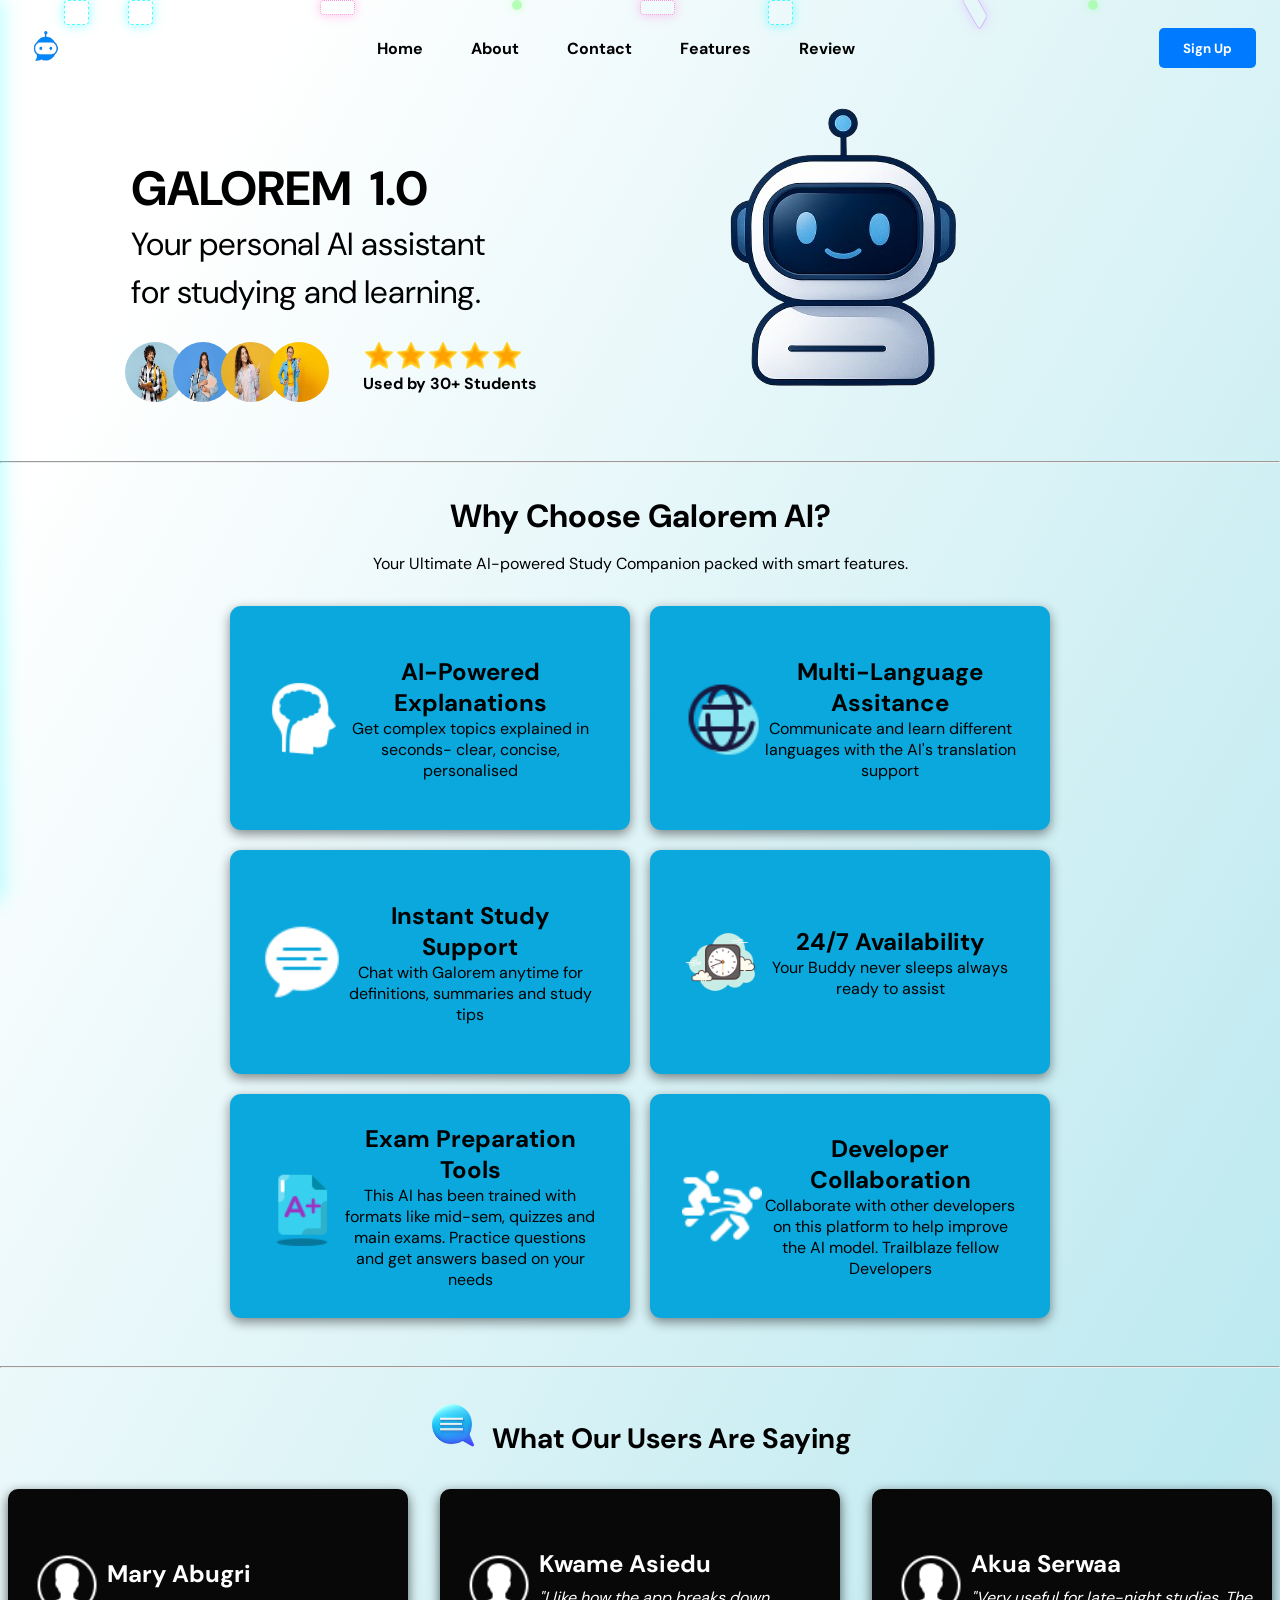
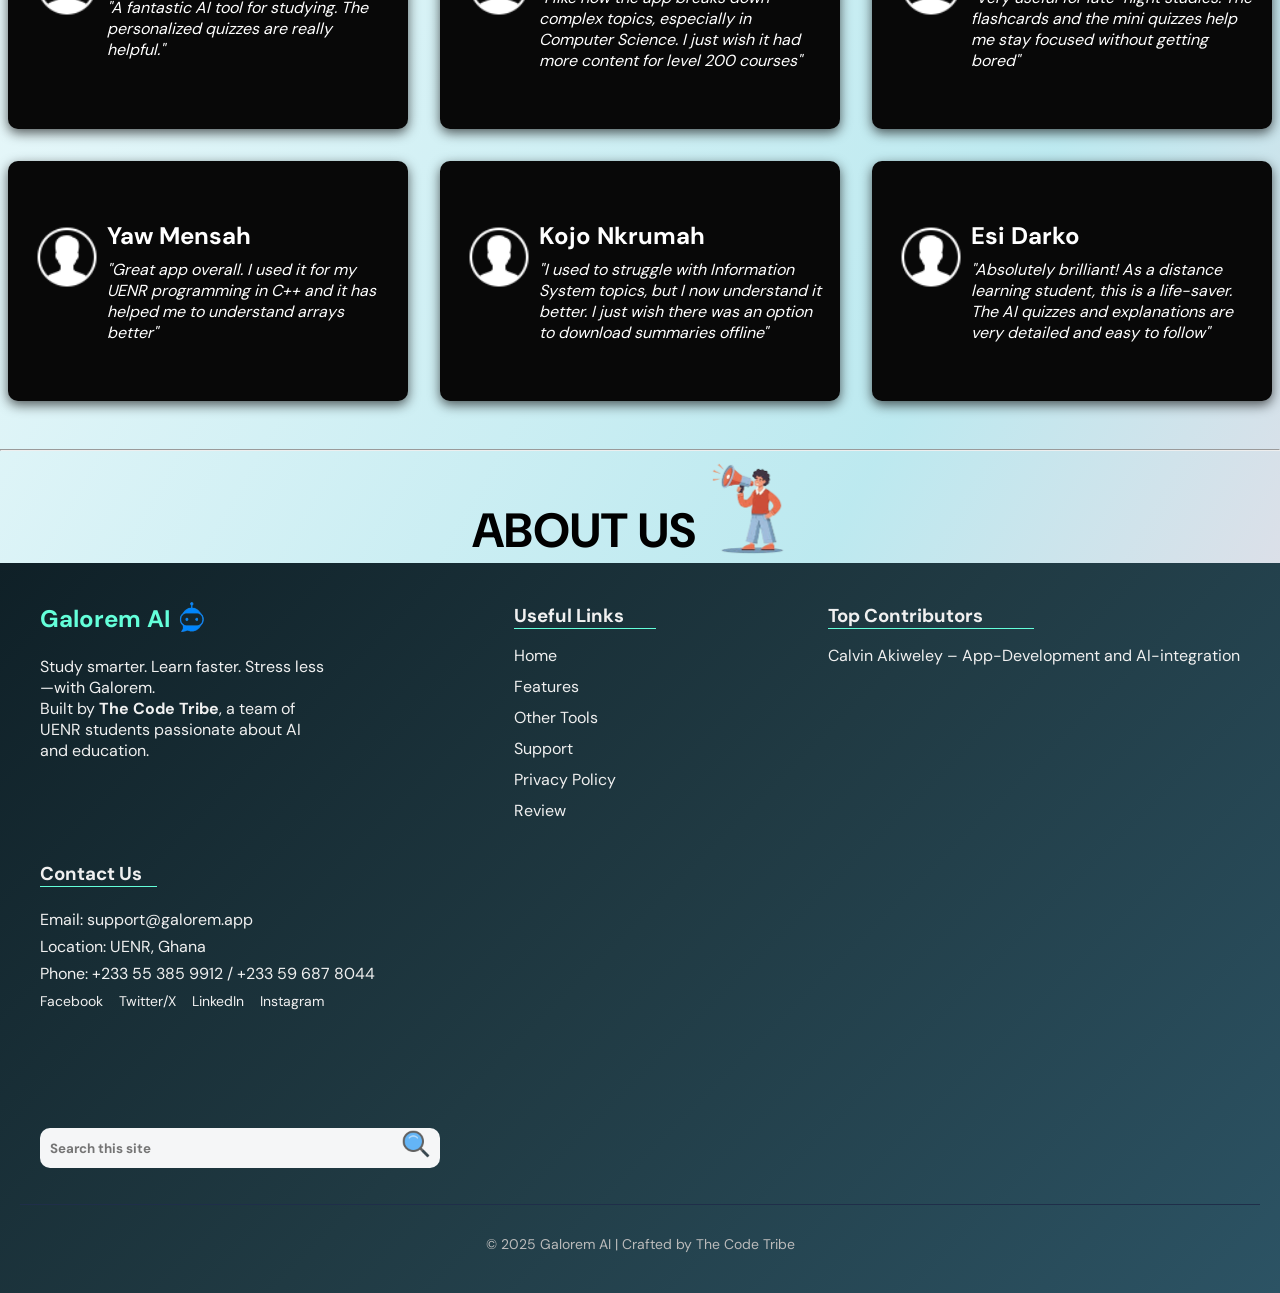
<file: index.html>
<!DOCTYPE html>
<html lang="en">
<head>
    <meta charset="UTF-8">
    <meta name="viewport" content="width=device-width, initial-scale=1.0">
    <title>Galorem-AI</title>
    <link href="https://fonts.googleapis.com/css2?family=Orbitron:wght@500&display=swap" rel="stylesheet">
    
    <link rel="stylesheet" href="style.css">
    

</head>
<body>
    <nav>
    <div class="menu">
      <img src="aibot-removebg-preview.png" id="menu-toggle" />
      <p>Menu</p>
    </div>
    <ul id="nav-links">
      <li><a href="/">Home</a><hr /></li>
      <li><a href="#about">About</a><hr></li>
      <li><a href="#about">Contact</a><hr /></li>
      <li><a href="#feat">Features</a><hr /></li>
      <li><a href="#review">Review</a><hr /></li>
    </ul>
    <button id="top-btn" href="loading.html">Sign Up</button>
  </nav>
  
  <div id="sidebar">
    <span id="close-sidebar">&times;</span>
    <ul>
      <li><a href="/">Home</a></li>
      <li><a href="#about">About</a></li>
      <li><a href="#about">Contact</a></li>
      <li><a href="#feat">Features</a></li>
      <li><a href="#review">Review</a></li>
    </ul>
  </div>
    
    <section class="reveal">
        <div class="floating-bg">
    <div class="float-box shape-square"></div>
    <div class="float-box shape-rect"></div>
    <div class="float-box shape-circuit"></div>
    <div class="float-box shape-square"></div>
    <div class="float-box shape-hex"></div>
    <div class="float-box shape-circuit"></div>
    <div class="float-box shape-rect"></div>
    <div class="float-box shape-square"></div>
</div>


    <div class ="text">
        <h1>GALOREM  1.0</h1>
        <p>Your personal AI assistant<br /> for studying and learning.</p>
        <div class="students">
            <img src="Sdt1.jpg" id="stud"/>
            <img src="student2.jpg" id="stud"/>
            <img src="student3.jpg" id="stud"/>
            <img src="student4.jpg" id="stud"/>

            <div class="student-info">
                <div class="stars">
                    <img src="icons8-star-48.png" />
                    <img src="icons8-star-48.png" />
                    <img src="icons8-star-48.png" />
                    <img src="icons8-star-48.png" />
                    <img src="icons8-star-48.png" />
                </div>
                <p>Used by 30+ Students</p>
            </div>
        </div>
    </div>
    <div class="image shine-overlay">
        <img src="ChatGPT_Image_Jul_2__2025__02_01_50_AM-removebg-preview.png" alt="AI Bot">
    </div>
    </section>

    <hr />

    <div class="features reveal">
      <h2>Why Choose Galorem AI?</h2>
      <p>Your Ultimate AI-powered Study Companion packed with smart features.</p>
      <div class="grid-features" id="feat">
        <div class="box1 reveal">
           <img src="icons8-head-with-brain-64.png" />
           <div class="under-text">
            <h3>AI-Powered Explanations</h3>
            <p>Get complex topics explained in seconds- clear, concise, personalised</p>
           </div>
        </div>
        <div class="box1">
           <img src = "icons8-globe-48.png" />
           <div class="under-text">
            <h3>Multi-Language Assitance</h3>
            <p>Communicate and learn different languages with the AI's translation support</p>
           </div>
        </div>
        <div class="box1">
           <img src="icons8-chat-message-50.png" />
           <div class="under-text">
            <h3>Instant Study Support </h3>
            <p>Chat with Galorem anytime for definitions, summaries and study tips</p>
           </div>
        </div>
        <div class="box1">
           <img src="icons8-clock-100.png" />
           <div class="under-text">
            <h3>24/7 Availability</h3>
            <p>Your Buddy never sleeps always ready to assist</p>
           </div>
        </div>
        <div class="box1">
           <img src="icons8-exam-64.png" />
           <div class="under-text">
            <h3>Exam Preparation Tools</h3>
            <p>This AI has been trained with formats like mid-sem, quizzes and main exams. Practice questions and get answers based on your needs</p>
           </div>
        </div>
        <div class="box1" >
           <img src="icons8-runners-crossing-finish-line-50.png" />
           <div class="under-text">
            <h3>Developer Collaboration</h3>
            <p>Collaborate with other developers on this platform to help improve the AI model. Trailblaze fellow Developers</p>
           </div>
        </div>
      </div>
    </div>

    <hr>
    <div class="reviews">
        <header>
            <img src="icons8-chat-message-94.png" />
            <h3>What Our Users Are Saying</h3>
        </header>
        <div class="grid-review" id="review">
            <div class="box2">
                <img src="icons8-user-icon-50.png" />
               <div class="under-text2">
                <h2>Mary Abugri</h2>
                <p>"A fantastic AI tool for studying. The personalized quizzes are really helpful."</p>
               </div>
            </div>
            <div class="box2">
               <img src="icons8-user-icon-50.png" />
               <div class="under-text2">
                <h2>Kwame Asiedu</h2>
                <p>"I like how the app breaks down complex topics, especially in Computer Science. I just wish it had more content for level 200 courses"</p>
               </div>
            </div>
            <div class="box2">
                <img src="icons8-user-icon-50.png" />
               <div class="under-text2">
                <h2>Akua Serwaa</h2>
                <p>"Very useful for late-night studies. The flashcards and the mini quizzes help me stay focused without getting bored"</p>
               </div>
            </div>
            <div class="box2">
                <img src="icons8-user-icon-50.png" />
                <div class="under-text2">
                <h2>Yaw Mensah</h2>
                <p>"Great app overall. I used it for my UENR programming in C++ and it has helped me to understand arrays better"</p>
               </div>
            </div>
            <div class="box2">
                <img src="icons8-user-icon-50.png" />
                <div class="under-text2">
                <h2>Kojo Nkrumah</h2>
                <p>"I used to struggle with Information System topics, but I now understand it better. I just wish there was an option to download summaries offline"</p>
               </div>
            </div>
            <div class="box2">
                <img src="icons8-user-icon-50.png" />
               <div class="under-text2">
                <h2>Esi Darko</h2>
                <p>"Absolutely brilliant! As a distance learning student, this is a life-saver. The AI quizzes and explanations are very detailed and easy to follow"</p>
               </div>
            </div>
        </div>
    </div>

    <hr />
   <div class="about-us" id="about">
      <div class="heading">
        <h1>ABOUT US</h1>
        <img src="Untitled-removebg-preview.png" />
      </div>
   </div>
   <footer>
  <div class="footer-container">
    <div class="footer-about">
      <div class="icon-text">
      <h2>Galorem AI</h2>
      <div class="icon-img">
      <img src="aibot-removebg-preview.png" />
      </div>
      </div>
      
      <p>Study smarter. Learn faster. Stress less—with Galorem.</p>
      <p>Built by <strong>The Code Tribe</strong>, a team of UENR students passionate about AI and education.</p>
    </div>

    <div class="footer-links">
      <h3>Useful Links<hr /></h3>
      <ul>
        <li><a href="#">Home</a></li>
        <li><a href="#feat">Features</a></li>
        <li><a href="https://abdulsalim.pythonanywhere.com/" target="_blank">Other Tools</a></li>
        <li><a href="https://forms.gle/PRo5kWyM5CoThLwbA" target="_blank">Support</a></li>
        <li><a href="privacy.html">Privacy Policy</a></li>
        <li><a href="#review">Review</a></li>
      </ul>
    </div>

    <div class="footer-contributors">
      <h3>Top Contributors<hr /></h3>
      <ul>
        <li><span>Calvin Akiweley</span> – App-Development and AI-integration</li>
        
      </ul>
    </div>

    <div class="footer-contact">
      <h3>Contact Us<hr /></h3>
      <p>Email: support@galorem.app</p>
      <p>Location: UENR, Ghana</p>
      <p>Phone: +233 55 385 9912 / +233 59 687 8044</p>

      <div class="footer-socials">
        <a href="https://Facebook.com" target="_blank">Facebook</a>
        <a href="https://X.com" target="_blank">Twitter/X</a>
        <a href="https://LinkedIn.com" target="_blank">LinkedIn</a>
        <a href="https://Instagram.com" target="_blank">Instagram</a>
      </div>

     <div class="search">
         <div class="icon-search">
           <img src="icons8-search-48.png" id="search-icon"/>
           <input type="search" id="site-search" name="search" placeholder="Search this site"/>
         </div>
     </div>
       <p id="search-result"></p>
    </div>



<div class="footer-form-wrapper">
 
  <div class="visme_d"
   data-title="Email Form Template"
  data-url="17ee804w-email-form-template"
  data-domain="forms"
  data-full-page="false"
  data-min-height="500px"
  data-form-id="134256"></div>
  <script src="https://static-bundles.visme.co/forms/vismeforms-embed.js"></script>
  </div>
</div>
  <div class="footer-bottom">
    <p>© 2025 Galorem AI | Crafted by The Code Tribe</p>
  </div>
 
</footer>



 
  

  
  <img src="icons8-scroll-up-100.png" alt="Scroll to top" id="scrollToTopBtn" />
 




<script>
    const menuToggle = document.getElementById("menu-toggle");
    const sidebar = document.getElementById("sidebar");
    const closeBtn = document.getElementById("close-sidebar");

    menuToggle.addEventListener("click", () => {
      sidebar.style.transform = "translateX(0)";
    });

    closeBtn.addEventListener("click", () => {
      sidebar.style.transform = "translateX(-100%)";
    });

     const nav = document.querySelector("nav");

  window.addEventListener("scroll", () => {
    if (window.scrollY > 10) {
      nav.classList.add("scrolled-nav");
    } else {
      nav.classList.remove("scrolled-nav");
    }
  });
  </script>

 <script>
  const scrollToTopBtn = document.getElementById("scrollToTopBtn");

  window.addEventListener("scroll", () => {
    if (window.scrollY > 200) {
      scrollToTopBtn.classList.add("show");
    } else {
      scrollToTopBtn.classList.remove("show");
    }
  });

  scrollToTopBtn.addEventListener("click", () => {
    window.scrollTo({
      top: 0,
      behavior: "smooth"
    });
  });
</script>

<script>
  const searchableMap = {
    "home": "/",
    "about": "#about",
    "about us": "#about",
    "contact": "#about",
    "features": "#feat",
    "review": "#review",
    "reviews": "#review",
    "other tools": "https://abdulsalim.pythonanywhere.com/",
    "support": "https://forms.gle/PRo5kWyM5CoThLwbA",
    "privacy policy": "privacy.html",
    "sign up": "#top-btn"
  };

  function performSearch() {
    const inputField = document.getElementById("site-search");
    const input = inputField.value.toLowerCase().trim();

    if (!input) {
      inputField.value = "";
      inputField.placeholder = "Please enter a search term.";
      inputField.style.color = "black";
      inputField.style.fontFamily = "defaultfont";
      return;
    }

    const target = searchableMap[input];

    if (target) {
      inputField.value = "";
      inputField.placeholder = `"${input}" found! Redirecting...`;
      inputField.style.color = "black"; // Nice green
      inputField.style.fontFamily = "defaultfont";
      inputField.style.fontWeight = "bold";
      setTimeout(() => {
        if (target.startsWith("http") || target.endsWith(".html") || target === "/") {
          window.location.href = target;
        } else {
          const section = document.querySelector(target);
          if (section) {
            section.scrollIntoView({ behavior: "smooth" });
          } else {
            inputField.placeholder = `Section for "${input}" not found.`;
            inputField.style.color = "white";
            inputField.style.fontWeight = "bold";

          }
        }
      }, 500);
    } else {
      inputField.value = "";
      inputField.placeholder = `"${input}" not available.`;
      inputField.style.color = "black";
      inputField.style.fontFamily = "defaultfont";
      inputField.style.fontWeight = "bold";
    }
  }

  // Handle click
  document.getElementById("search-icon").addEventListener("click", performSearch);

  // Handle Enter key
  document.getElementById("site-search").addEventListener("keypress", function (event) {
    if (event.key === "Enter") {
      performSearch();
    }
  });
</script>

<script>
  document.getElementById("top-btn").addEventListener("click", function () {
    window.location.href = "loading.html";
  });
</script>








</body>
</html>
</file>
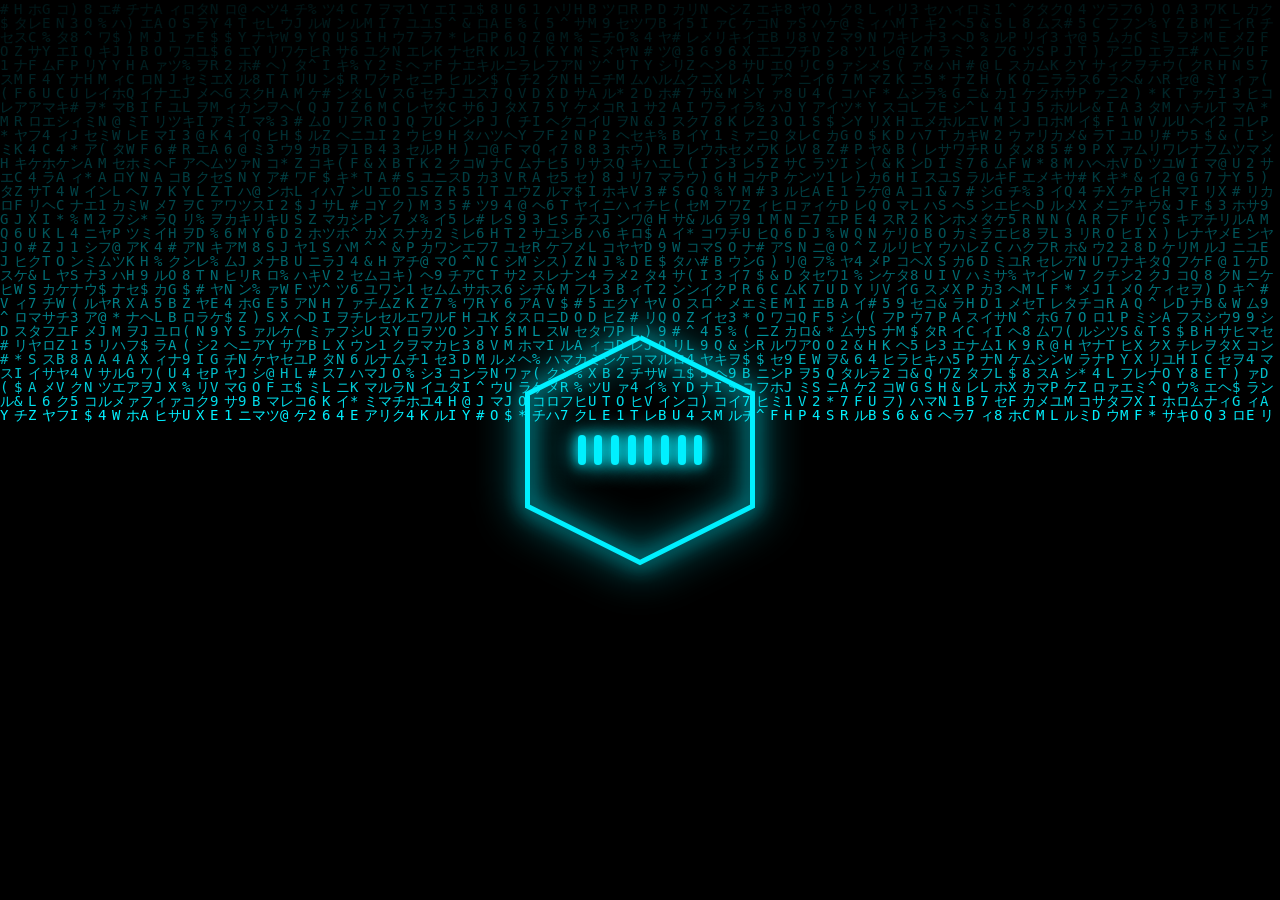
<file: loading_dashboard.html>
<!DOCTYPE html>
<html lang="en">
<head>
  <meta charset="UTF-8" />
  <meta name="viewport" content="width=device-width, initial-scale=1.0"/>
  <title>Galorem AI - Loading</title>
  <link rel="stylesheet" href="loading_dashboard.css" />
</head>
<body>
  <!-- Matrix Background -->
  <canvas id="matrix-canvas"></canvas>

  <!-- Center Hex + Bars -->
  <div class="hexagon-container">
    <svg class="hexagon" viewBox="0 0 200 200">
      <polygon points="100,10 190,55 190,145 100,190 10,145 10,55" />
    </svg>

    <div class="sound-wave">
      <div class="bar"></div>
      <div class="bar"></div>
      <div class="bar"></div>
      <div class="bar"></div>
      <div class="bar"></div>
      <div class="bar"></div>
      <div class="bar"></div>
      <div class="bar"></div>
    </div>
  </div>

  <script src="loading_dashboard.js"></script>
</body>
</html>
</file>
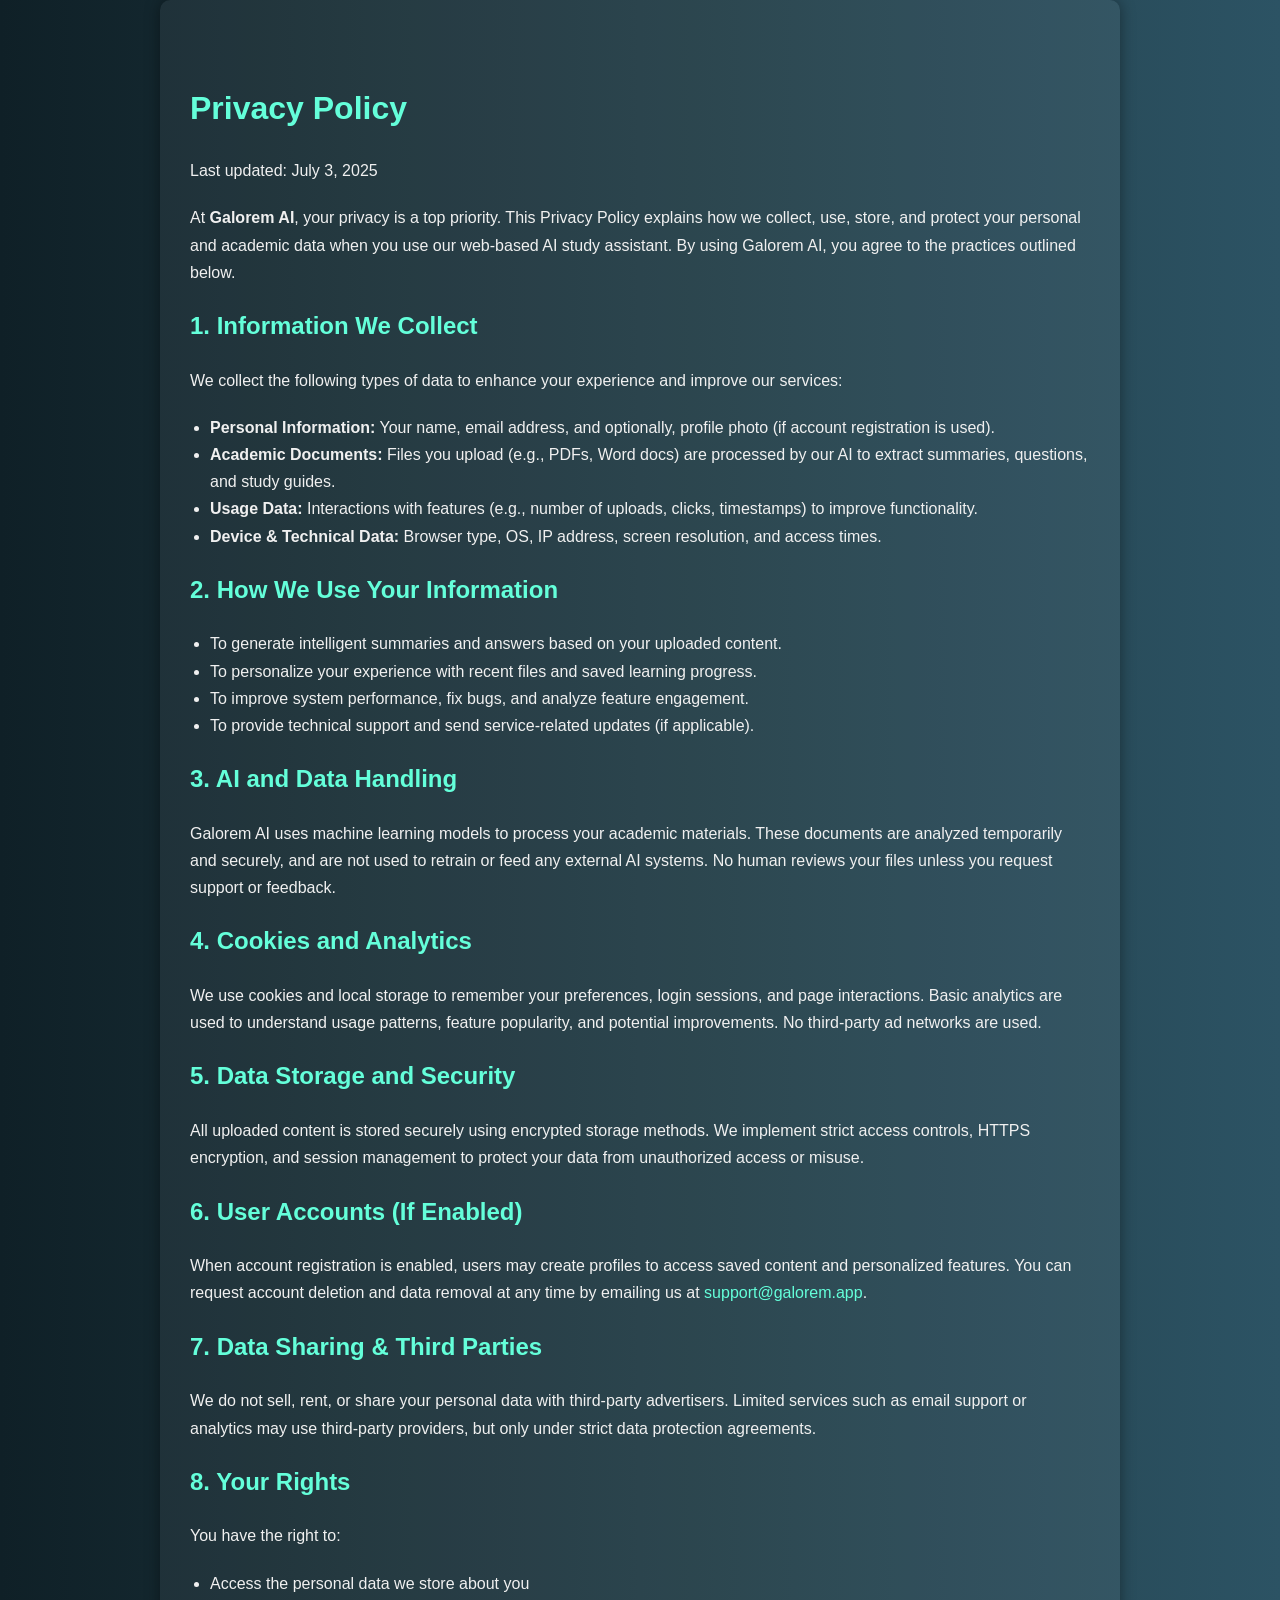
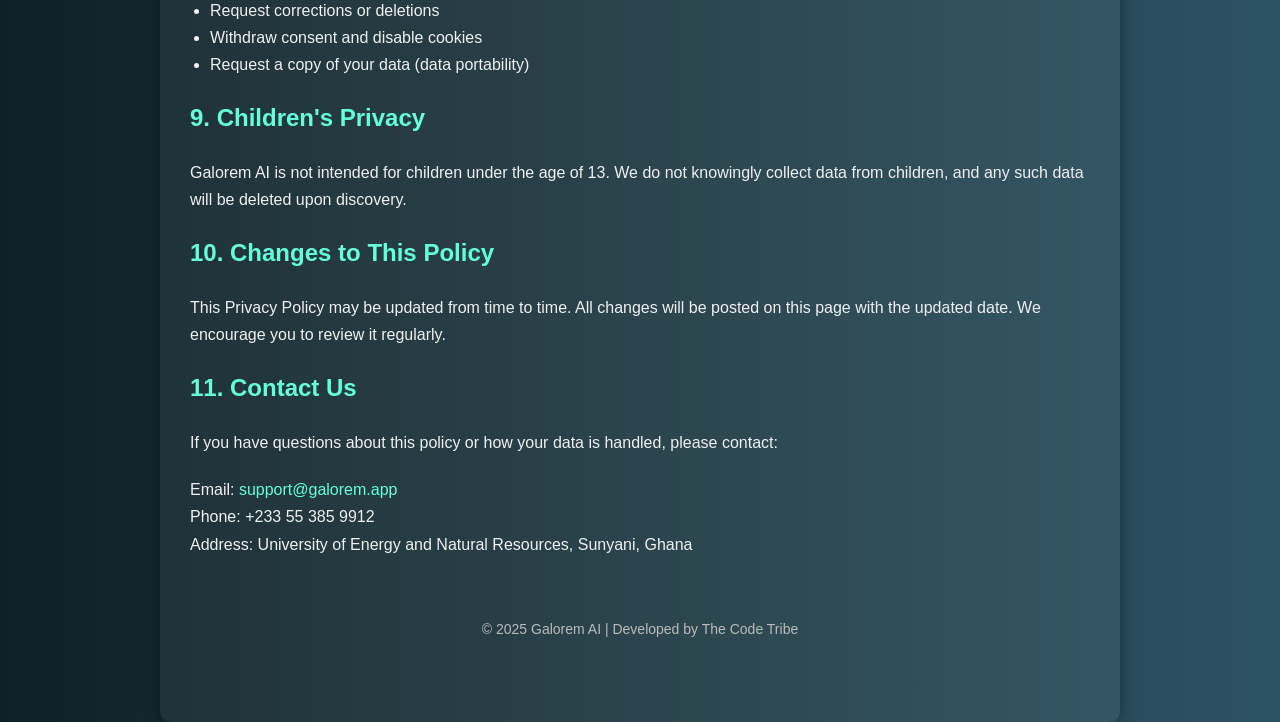
<file: privacy.html>
<!DOCTYPE html>
<html lang="en">
<head>
  <meta charset="UTF-8">
  <meta name="viewport" content="width=device-width, initial-scale=1">
  <title>Privacy Policy – Galorem AI</title>
  <style>
    body {
      font-family: 'Segoe UI', sans-serif;
      line-height: 1.7;
      margin: 0;
      padding: 0;
      background: linear-gradient(to right, #0f2027, #203a43, #2c5364);
      color: #f0f0f0;
    }

    .container {
      max-width: 900px;
      margin: auto;
      padding: 60px 30px;
      background-color: rgba(255, 255, 255, 0.05);
      border-radius: 10px;
      box-shadow: 0 0 15px rgba(0,0,0,0.4);
    }

    h1, h2 {
      color: #64ffda;
    }

    a {
      color: #64ffda;
      text-decoration: none;
    }

    a:hover {
      text-decoration: underline;
    }

    ul {
      padding-left: 20px;
    }

    p {
      margin-bottom: 20px;
    }

    .footer {
      text-align: center;
      margin-top: 60px;
      color: #bbbbbb;
      font-size: 14px;
    }

    @media (max-width: 768px) {
      .container {
        padding: 30px 20px;
      }
    }
  </style>
</head>
<body>

  <div class="container">
    <h1>Privacy Policy</h1>
    <p>Last updated: July 3, 2025</p>

    <p>At <strong>Galorem AI</strong>, your privacy is a top priority. This Privacy Policy explains how we collect, use, store, and protect your personal and academic data when you use our web-based AI study assistant. By using Galorem AI, you agree to the practices outlined below.</p>

    <h2>1. Information We Collect</h2>
    <p>We collect the following types of data to enhance your experience and improve our services:</p>
    <ul>
      <li><strong>Personal Information:</strong> Your name, email address, and optionally, profile photo (if account registration is used).</li>
      <li><strong>Academic Documents:</strong> Files you upload (e.g., PDFs, Word docs) are processed by our AI to extract summaries, questions, and study guides.</li>
      <li><strong>Usage Data:</strong> Interactions with features (e.g., number of uploads, clicks, timestamps) to improve functionality.</li>
      <li><strong>Device & Technical Data:</strong> Browser type, OS, IP address, screen resolution, and access times.</li>
    </ul>

    <h2>2. How We Use Your Information</h2>
    <ul>
      <li>To generate intelligent summaries and answers based on your uploaded content.</li>
      <li>To personalize your experience with recent files and saved learning progress.</li>
      <li>To improve system performance, fix bugs, and analyze feature engagement.</li>
      <li>To provide technical support and send service-related updates (if applicable).</li>
    </ul>

    <h2>3. AI and Data Handling</h2>
    <p>Galorem AI uses machine learning models to process your academic materials. These documents are analyzed temporarily and securely, and are not used to retrain or feed any external AI systems. No human reviews your files unless you request support or feedback.</p>

    <h2>4. Cookies and Analytics</h2>
    <p>We use cookies and local storage to remember your preferences, login sessions, and page interactions. Basic analytics are used to understand usage patterns, feature popularity, and potential improvements. No third-party ad networks are used.</p>

    <h2>5. Data Storage and Security</h2>
    <p>All uploaded content is stored securely using encrypted storage methods. We implement strict access controls, HTTPS encryption, and session management to protect your data from unauthorized access or misuse.</p>

    <h2>6. User Accounts (If Enabled)</h2>
    <p>When account registration is enabled, users may create profiles to access saved content and personalized features. You can request account deletion and data removal at any time by emailing us at <a href="mailto:support@galorem.app">support@galorem.app</a>.</p>

    <h2>7. Data Sharing & Third Parties</h2>
    <p>We do not sell, rent, or share your personal data with third-party advertisers. Limited services such as email support or analytics may use third-party providers, but only under strict data protection agreements.</p>

    <h2>8. Your Rights</h2>
    <p>You have the right to:</p>
    <ul>
      <li>Access the personal data we store about you</li>
      <li>Request corrections or deletions</li>
      <li>Withdraw consent and disable cookies</li>
      <li>Request a copy of your data (data portability)</li>
    </ul>

    <h2>9. Children's Privacy</h2>
    <p>Galorem AI is not intended for children under the age of 13. We do not knowingly collect data from children, and any such data will be deleted upon discovery.</p>

    <h2>10. Changes to This Policy</h2>
    <p>This Privacy Policy may be updated from time to time. All changes will be posted on this page with the updated date. We encourage you to review it regularly.</p>

    <h2>11. Contact Us</h2>
    <p>If you have questions about this policy or how your data is handled, please contact:</p>
    <p>Email: <a href="mailto:support@galorem.app">support@galorem.app</a><br>
    Phone: +233 55 385 9912<br>
    Address: University of Energy and Natural Resources, Sunyani, Ghana</p>

    <div class="footer">
      <p>© 2025 Galorem AI | Developed by The Code Tribe</p>
    </div>
  </div>
  
</body>
</html>
</file>
<file: style.css>
@font-face {
    font-family: 'defaultFont';
    src: url('DMSans-VariableFont_opsz\,wght.ttf') format('truetype');
}

*{
    padding: 0;
    margin: 0;
    box-sizing: border-box;
    scroll-behavior: smooth;
    -webkit-tap-highlight-color: rgba(255, 255, 255, 0); 
}
body{
    background: linear-gradient(120deg, #ffffff 10%, #b6e7eee8 70%, #f7d7e2 100%);
    font-family: 'defaultFont', sans-serif;
    
}



nav{
  position: fixed;
  top: 0;
  left: 0;
  width: 100%;
  
  z-index: 1000;
  display: flex;
  justify-content: space-between;
  align-items: center;
  padding: 1.5rem;
  font-family: 'defaultFont', sans-serif;
  transition: box-shadow 0.3s ease;
}
nav img {
    height: 3rem;
    width: 3rem;
    border-radius: 50%;
    border-top: 0px solid blue;
    border-right: 0px solid blue;
    border-bottom: 0px solid blue;
    border-left: 0px solid blue;
    transition:
    border-top-width 0.3s ease-in 0s,
    border-right-width 0.3s ease-in 0.15s,
    border-bottom-width 0.3s ease-in 0.3s,
    border-left-width 0.3s ease-in 0.45s;
    cursor: pointer;
    position: relative;
    box-sizing: border-box;
    -webkit-tap-highlight-color: rgba(255, 255, 255, 0); 
    -webkit-tap-highlight-color: transparent;
}
.scrolled-nav {
  box-shadow: 0 4px 16px rgba(0, 0, 0, 0.1);
  backdrop-filter: blur(6px);
  background-color: rgba(255, 255, 255, 0.8);
}

a{
    -webkit-tap-highlight-color: rgba(255, 255, 255, 0); 
    -webkit-tap-highlight-color: transparent;
}
li{
    -webkit-tap-highlight-color: rgba(255, 255, 255, 0); 
    -webkit-tap-highlight-color: transparent;
}
nav img:hover {
    border-top-width: 2px;
    border-right-width: 2px;
    border-bottom-width: 2px;
    border-left-width: 2px;
    box-shadow: 0 2px 8px rgba(0, 123, 255, 0.3);
}

nav ul{
    list-style: none;
    display: flex;
    gap: 3rem;
}
nav li{
    list-style-type: none;
}
nav a{
    text-decoration: none;
    color: black;
    font-weight: bold;
}
.menu{
    display: flex;
    align-items: center;
}
.menu p{
    display: none;
}
#top-btn {
    padding: 0.7rem 1.5rem;
    background-color: #007BFF;
    color: white;
    border: none;
    border-radius: 5px;
    cursor: pointer;
    font-family: 'defaultFont', sans-serif;
    font-weight: bold;
    transition: all 0.3s ease-in-out;
    -webkit-tap-highlight-color: rgba(255, 255, 255, 0); 
    -webkit-tap-highlight-color: transparent;
}
#top-btn:hover{
    background-color: black;
    box-shadow: 0 4px 8px rgba(0,0,0,0.2);
    transform: translateY(-2px);
    color: white;
}
nav li {
    position: relative;
}

nav ul hr {
    position: absolute;
    left: 0;
    bottom: -5px; 
    width: 100%;
    height: 3px;
    background-color: #007BFF;
    border: none;
    transform: scaleX(0);
    transform-origin: left;
    transition: transform 0.3s ease-in-out;
    box-shadow: 0 2px 8px rgba(0,123,255,0.3);
    pointer-events: none; 
}

nav li a:hover + hr {
    transform: scaleX(1);
}
section {
   
    justify-content: center;
    display: flex;
    flex-wrap: wrap;
    align-items: center;
}
section h1{
    font-weight: bold;
    font-size: 3rem;
    word-spacing: 0.5rem; 
}
section p{
    font-size: 2rem;
    line-height: 1.5;
}
img[src*="ChatGPT_Image_Jul_2__2025__02_01_50_AM-removebg-preview.png"]{
    padding-top: 3rem;
}
.text{
    margin-top: 100px;
}
.shine-overlay {
  position: relative;
  display: inline-block;
  overflow: hidden;
}

.shine-overlay::before {
  content: "";
  position: absolute;
  top: -30%;
  left: -75%;
  width: 2%;
  height: 200%;
  background: linear-gradient(
    120deg,
    rgba(255, 255, 255, 0) 0%,
    rgba(255, 255, 255, 0.4) 50%,
    rgba(255, 255, 255, 0) 100%
  );
  transform: skewX(-25deg);
  animation: shineMove 3s infinite ease-in 3s;
}

@keyframes shineMove {
  0% {
    left: -75%;
  }
  100% {
    left: 125%;
  }
}

.students{
    display: flex;
    flex-wrap: wrap;
    margin-top: 1.5rem;
    gap: 2rem;
    margin-left: 2.5rem;
}


.students #stud:hover {
    border-color: black;
    box-shadow: 0 4px 12px rgba(0, 0, 0, 0.2);
    transform: scale(1.05); 
    z-index: 1;
}
.stars{
    display: flex;
    
}
.stars img{
    width: 2rem;
    height: 2rem;
}
#stud{
    height: 4rem;
    width: 4rem;
    border-radius: 50%;
    position: relative;
    margin-left: -3rem;
    cursor: pointer;
    border: 2px solid transparent; 
    transition: border-color 0.3s ease-in-out, box-shadow 0.3s ease-in-out, transform 0.3s ease-in-out;
}
#stud :first-child{
    margin-left: 0;
}
.student-info p{
    font-size: 1rem;
    font-weight: bold;
}
.features{
    margin-top: 2rem;
    text-align: center;
    padding-bottom: 3rem;
}
.features h2{
    font-size: 2rem;
    padding-bottom: 1rem;
}
.features p{
    padding-bottom: 2rem;
}
.grid-features{
    display: grid;
    grid-template-columns: repeat(auto-fit, minmax(18.8rem, 25rem));

    gap: 20px;
    justify-content: center;
    padding-right: 2rem;
    padding-left: 2rem;
}
.box1{
    background-color: #0aa8dd;
    height: 10rem;
    border-radius: 0.7rem;
    display: flex;
    align-items: center;
    transition: all 0.4s ease-in-out;
    box-shadow: 0 4px 12px rgba(0, 0, 0, 0.459);
    padding: 2rem;
    box-sizing: content-box;
   
}
.box1:hover{
    cursor: pointer;
    background-color: black;
    color: white;
    transform: scale(1.02);

}
.box1 img{
    height: 5rem;
    width: 5rem;
}
.under-text h3{
    font-size: 1.5rem;
    margin-top: 2rem;
}
.under-text p{
    font-size: 1rem;   
}
.reviews{
    margin-top: 2rem;
    padding-bottom: 3rem;
}
.reviews header{
    text-align: center;
    font-size: 1.5rem;
    display: flex;
    justify-content: center;
    align-items: baseline;
    padding-bottom: 2rem;
    gap: 1rem;
}
header img{
    height: 3rem;
    width: 3rem;
}
.grid-review{
    display: grid;
    grid-template-columns: repeat(auto-fit, minmax(18.8rem, 25rem));
    justify-content: center;
    gap: 2rem;
}
.box2{
    background-color: rgb(8, 8, 8);
    height: 15rem;
    border-radius: 10px;
    box-shadow: 0 4px 12px rgba(14, 13, 13, 0.671);
    display: flex;
    color: white;
    align-items: center;
    gap: 0.5rem;
    padding-left: 1rem;
    padding-right: 1rem;
    box-sizing: content-box;
    
}
.box2 img{
    height: 4rem;
    width:  4rem;
    margin-bottom: 3rem;
    margin-left: 0.7rem;
}
.box2 h2{
    padding-bottom: 0.5rem;
}
.box2 p{
    font-style: italic;
}
.about{
    background-position: center;
    background-size: cover;
    background-repeat: no-repeat;
    background-image: url('bg4.jpg');
    height: 30rem;
    width: 100%;
    
}
.about-text h1{
    font-size: 3rem;
    
}
.about-text p{
    font-size: 2.5rem;
}
.about-us h1{
    text-align: center;
    margin-top: 3rem;
    font-weight: bold;
    font-size: 3rem;
    color: black;
}
.heading{
    display: flex;
    justify-content: center;
}
.heading img{
    height: 7rem;
    width: 7rem;
}
footer {
  background: linear-gradient(135deg, #0f2027, #203a43, #2c5364);
  color: #f0f0f0;
  padding: 40px 20px;
  
}

.footer-container {
  display: flex;
  flex-wrap: wrap;
  justify-content: space-between;
  gap: 30px;
  max-width: 1200px;
  margin: auto;
}

.footer-container > div {
  flex: 1 1 250px;
  
}

.footer-about h2 {
  color: #64ffda;
  margin-bottom: 10px;
}

.footer-links ul,
.footer-contributors ul {
  list-style: none;
  padding: 0;
}
.footer-links {
    margin-left: 10rem;
}

.footer-links li,
.footer-contributors li {
  margin-bottom: 10px;
  white-space: nowrap;        
  overflow: hidden;
  text-overflow: ellipsis;
  word-break: keep-all;       
}

.footer-links a,
.footer-socials a {
  color: #f0f0f0;
  text-decoration: none;
  transition: all 0.2s ease;
}

.footer-links a:hover,
.footer-socials a:hover {
  color: #64ffda;
}
.footer-links a:hover{
  padding-left: 1rem;
}
.footer-socials a:hover{
    transform: translatex(2px);
}
.footer-socials a {
  display: inline-block;
  margin-right: 12px;
  font-size: 14px;
}

.footer-contact p {
  margin: 6px 0;
}

.footer-bottom {
  text-align: center;
  padding-top: 30px;
  font-size: 14px;
  border-top: 1px solid #1f2e49;
  margin-top: 30px;
  color: #bbbbbb;
}
footer h3{
    padding-bottom: 1rem;

}
.footer-contact h3 hr{
    width: 20%;
}
footer h3 hr{
    width: 50%;
    height: 1px;
    background-color: #64ffda;
    border: none;
    border-style: none;
}
.footer-contributors li{
    padding-bottom: 1rem;
}
.footer-contributors li:last-child{
    padding-bottom: 0;
}
.icon-text{
    display: flex;
    
}
.icon-img{
    position: relative;
    bottom: 0.5rem;
}
 .footer-about img{
   
   
   height: 3rem;
   width: 3rem;
   
 }
.footer-form-wrapper {
  width: 20%;
  position: relative;
  margin: 0 auto;
  padding: 20px 0;
  
}

.visme_d {
  width: 100% !important;
  max-width: 100% !important;
}

.search{
    padding-top: 20%;
    
    box-shadow: rgba(0, 0, 0, 0.644);
   
}
#site-search{
    background: #f5f6f7;
    border-style: none;
    font-family: 'defaultfont', sans-serif;
    height: 2.5rem;
    width: 25rem;
    color: rgb(15, 15, 15);
    font-weight: bold;
    box-sizing: border-box;
    padding-left: 10px;
    outline: none;
    border-radius: 10px;
    transition: all 0.2s ease-in;
   
}
#site-search:hover{
    transform: scale(1.01);
     
}
.search img{
    position: absolute;
    z-index: 2;
    left: 90%;
    height: 2rem;
    width: 2rem;
    cursor: pointer;
}
.icon-search{
    position: relative;
   
    width: 25rem;

}

@media screen and (max-width: 883px) {
    html{
       font-size: 10px;
    }
    .image img{
    height: 30rem;
    width: 40rem;
}
}
@media screen and (max-width: 653px) {
    .image img{
        height: 20rem;
        width: 25rem;
        margin-left: 2rem;
        margin-top: 5rem;
    }
    section{
        flex-wrap: nowrap;
    }
    section h1{
        font-size: 3rem;
    }
    section p{
        font-size: 1.5rem;
    }
    section{
        justify-content: space-around;
    }
    .text{
        margin-left: 3rem;
    }
}
@media screen and (max-width: 465px){
    .student-info p{
        font-size: 0.8rem;
       
    }
   
}
@media screen and (max-width: 559px) {
    .grid-features{
        grid-template-columns: repeat(2, minmax(15rem, 30rem));
        
    }
    .grid-review{
        grid-template-columns: repeat(2, minmax(15rem, 20rem));
    }
    .box1 img{
        height: 2rem;
        width: 2rem;
    }
    nav ul{
    display: none;
   }
   .menu p{
    display: inline;
   }
}
@media screen and (max-width: 440px) {
     .under-text h3{
    font-size: 1.3rem;
   
}
.under-text p{
    font-size: 1.3rem;
    
}
.grid-review{
        grid-template-columns: repeat(2, minmax(12rem, 18rem));
    }
.box2 img{
    height: 2rem;
    width:  2rem;
    margin-bottom: 3rem;
    margin-left: 0.7rem;
}
.box2 h2{
   font-size: 1.2rem;
}
.box2 p{
   font-size: 1rem;
}
section{
    margin-bottom: 3rem;
}
.box1{
    height: 12rem;
    padding-right: 0rem;
    padding-left: 0rem;
}
.grid-features{
        grid-template-columns: repeat(2, minmax(18rem, 35rem));
        
    }
.box1{
    flex-direction: column;
}
.under-text h3{
   
    margin-top: 1rem;
}
.box img{
    height: 3rem;
    width: 3rem;
}
.text h1{
    text-align: center;
}
.footer-links {
    margin-left: 0rem;
}
}
@media screen and (max-width: 400px) {
    .grid-review{
    
    grid-template-columns: repeat(1, 1fr);
    padding-left: 2rem;
    padding-right: 2rem;   
    
}
.grid-features{
        grid-template-columns: repeat(1, 1fr);
        
    }
.box1{
    flex-direction: column;
}
.text p{
    text-align: center;
}
section{
    flex-wrap: wrap;
}
.image img{
        height: 25rem;
        width: 35rem;
        margin-top: 2rem;
    }
    .footer-links {
    margin-left: 0rem;
}
}
@media screen and (max-width: 300px){
    .box1{
         overflow: scroll;
    }
    .box2{
         overflow: scroll;
    }
    .footer-links {
    margin-left: 0rem;
}
}

.reveal {
    opacity: 0;
    transform: translateY(20px);
    animation: fadeInUp 1s ease-out forwards;
}

@keyframes fadeInUp {
    to {
        opacity: 1;
        transform: translateY(0);
    }
}


.grid-features .box1:nth-child(1) { animation-delay: 0.1s; }
.grid-features .box1:nth-child(2) { animation-delay: 0.2s; }
.grid-features .box1:nth-child(3) { animation-delay: 0.3s; }
.grid-features .box1:nth-child(4) { animation-delay: 0.4s; }
.grid-features .box1:nth-child(5) { animation-delay: 0.5s; }
.grid-features .box1:nth-child(6) { animation-delay: 0.6s; }


.grid-review .box2:nth-child(1) { animation-delay: 0.1s; }
.grid-review .box2:nth-child(2) { animation-delay: 0.2s; }
.grid-review .box2:nth-child(3) { animation-delay: 0.3s; }
.grid-review .box2:nth-child(4) { animation-delay: 0.4s; }
.grid-review .box2:nth-child(5) { animation-delay: 0.5s; }
.grid-review .box2:nth-child(6) { animation-delay: 0.6s; }
.floating-bg {
    position: absolute;
    top: 0;
    left: 0;
    width: 100%;
    height: 100%;
    overflow: hidden;
    z-index: 0;
    pointer-events: none;
}

/* Shared base */
.float-box {
    position: absolute;
    background: transparent;
    border-radius: 4px;
    animation: floatTech 15s linear infinite;
    transform-origin: center;
    opacity: 0.7;
    z-index: 0;
    pointer-events: none;
}

/* Shape: Square */
.shape-square {
    width: 25px;
    height: 25px;
    border: 1px dashed #00ffff;
    box-shadow: 0 0 10px #00ffff77, 0 0 20px #00ffff33;
}

/* Shape: Rect */
.shape-rect {
    width: 35px;
    height: 15px;
    border: 1px dotted #ff66cc;
    box-shadow: 0 0 8px #ff66cc66, 0 0 16px #ff66cc33;
}

/* Shape: Circuit Node (small glowing dot) */
.shape-circuit {
    width: 10px;
    height: 10px;
    background-color: #99ff99;
    border-radius: 50%;
    box-shadow: 0 0 8px #99ff9977, 0 0 14px #99ff9933;
}

/* Simulated hexagon using skew */
.shape-hex {
    width: 30px;
    height: 17px;
    background-color: transparent;
    border: 1px solid #cc99ff;
    transform: rotate(30deg) skewY(30deg);
    box-shadow: 0 0 8px #cc99ff66, 0 0 14px #cc99ff33;
}
@keyframes floatTech {
  0% {
    bottom: -10%;
    opacity: 0;
    transform: translateX(0) rotate(0deg);
  }
  10% {
    opacity: 1;
  }
  90% {
    opacity: 1;
    transform: translateX(10px) rotate(180deg);
  }
  100% {
    bottom: 110%;
    opacity: 0;
    transform: translateX(-10px) rotate(360deg);
  }
}
.floating-bg .float-box:nth-child(1) { left: 10%; animation-duration: 12s; }
.floating-bg .float-box:nth-child(2) { left: 25%; animation-duration: 14s; }
.floating-bg .float-box:nth-child(3) { left: 40%; animation-duration: 10s; }
.floating-bg .float-box:nth-child(4) { left: 60%; animation-duration: 16s; }
.floating-bg .float-box:nth-child(5) { left: 75%; animation-duration: 13s; }
.floating-bg .float-box:nth-child(6) { left: 85%; animation-duration: 15s; }
.floating-bg .float-box:nth-child(7) { left: 50%; animation-duration: 11s; }
.floating-bg .float-box:nth-child(8) { left: 5%;  animation-duration: 17s; }


#sidebar {
  position: fixed;
  top: 0;
  left: 0;
  height: 100vh;
  width: 250px;
  background: linear-gradient(135deg, #0f2027, #203a43, #2c5364);
  color: white;
  transform: translateX(-100%);
  transition: transform 0.3s ease-in-out;
  padding: 2rem 1.5rem;
  z-index: 1001;
  box-shadow: 2px 0 20px rgba(0, 255, 255, 0.3);
   font-family: 'Orbitron','Defaultfont', sans-serif;
}

#sidebar ul {
  list-style: none;
  padding: 0;
  margin-top: 3rem;
}

#sidebar ul li {
  margin: 1.5rem 0;
  position: relative;
}

#sidebar ul li a {
  color: #00ffff;
  text-decoration: none;
  font-size: 1.2rem;
  font-weight: bold;
  padding-left: 0.5rem;
  display: inline-block;
  border-left: 4px solid transparent;
  transition: all 0.3s ease-in-out;
}

#sidebar ul li a:hover {
  color: #ffffff;
  background-color: rgba(0, 255, 255, 0.08);
  border-left: 4px solid #00ffff;
  box-shadow: 0 0 10px #00ffff66;
  padding-left: 1rem;
}

#close-sidebar {
  font-size: 2rem;
  cursor: pointer;
  position: absolute;
  top: 1rem;
  right: 1.5rem;
  color: #00ffff;
  transition: transform 0.2s ease, color 0.2s ease;
}

#close-sidebar:hover {
  transform: rotate(90deg) scale(1.2);
  color: #ff00ff;
}
#scrollToTopBtn {
  position: fixed;
  bottom: 30px;
  right: 30px;
  height: 5rem;
  width: 5rem;
  padding: 10px;
  cursor: pointer;
  display: none;
  opacity: 0;
  transform: translateY(20px);
  z-index: 9999;
  transition: opacity 0.4s ease, transform 0.4s ease;
}

#scrollToTopBtn.show {
  display: block;
  opacity: 1;
  transform: translateY(0);
  animation: pulseGlow 2s infinite;
}

#scrollToTopBtn:hover {
  transform: scale(1.2) translateY(0);
  
}
</file>
<file: loading_dashboard.css>
body {
  margin: 0;
  overflow: hidden;
  background: black;
  font-family: monospace;
}

#matrix-canvas {
  position: fixed;
  top: 0;
  left: 0;
  width: 100%;
  height: 100%;
  z-index: 0;
  background: black; /* Ensures no brightness */
}

.hexagon-container {
  position: absolute;
  top: 50%;
  left: 50%;
  transform: translate(-50%, -50%);
  width: 250px;
  height: 250px;
  z-index: 1;
  opacity: 1;
  transition: opacity 1.5s ease;
}

.hexagon {
  width: 100%;
  height: 100%;
  stroke: #00f0ff;
  stroke-width: 4;
  fill: none;
  filter: drop-shadow(0 0 10px #00f0ff) drop-shadow(0 0 20px #00f0ff);
  animation: drawHex 2s ease-in-out forwards;
}

@keyframes drawHex {
  0% {
    stroke-dasharray: 0, 1000;
    stroke-dashoffset: 1000;
  }
  100% {
    stroke-dasharray: 1000, 0;
    stroke-dashoffset: 0;
  }
}

.sound-wave {
  position: absolute;
  top: 25%;
  left: 25%;
  width: 50%;
  height: 50%;
  display: flex;
  justify-content: space-between;
  align-items: center;
}

.bar {
  width: 8px;
  height: 30px;
  background: #00f0ff;
  border-radius: 4px;
  animation: bounce 1.2s infinite ease-in-out;
  filter: drop-shadow(0 0 6px #00f0ff) drop-shadow(0 0 12px #00f0ff);
}

.bar:nth-child(1) { animation-delay: 0s; }
.bar:nth-child(2) { animation-delay: 0.1s; }
.bar:nth-child(3) { animation-delay: 0.2s; }
.bar:nth-child(4) { animation-delay: 0.3s; }
.bar:nth-child(5) { animation-delay: 0.4s; }
.bar:nth-child(6) { animation-delay: 0.5s; }
.bar:nth-child(7) { animation-delay: 0.6s; }
.bar:nth-child(8) { animation-delay: 0.7s; }

@keyframes bounce {
  0% { transform: scaleY(1); }
  25% { transform: scaleY(2.2); }
  50% { transform: scaleY(0.7); }
  75% { transform: scaleY(1.8); }
  100% { transform: scaleY(1); }
}

.fade-out {
  opacity: 0 !important;
}
</file>
